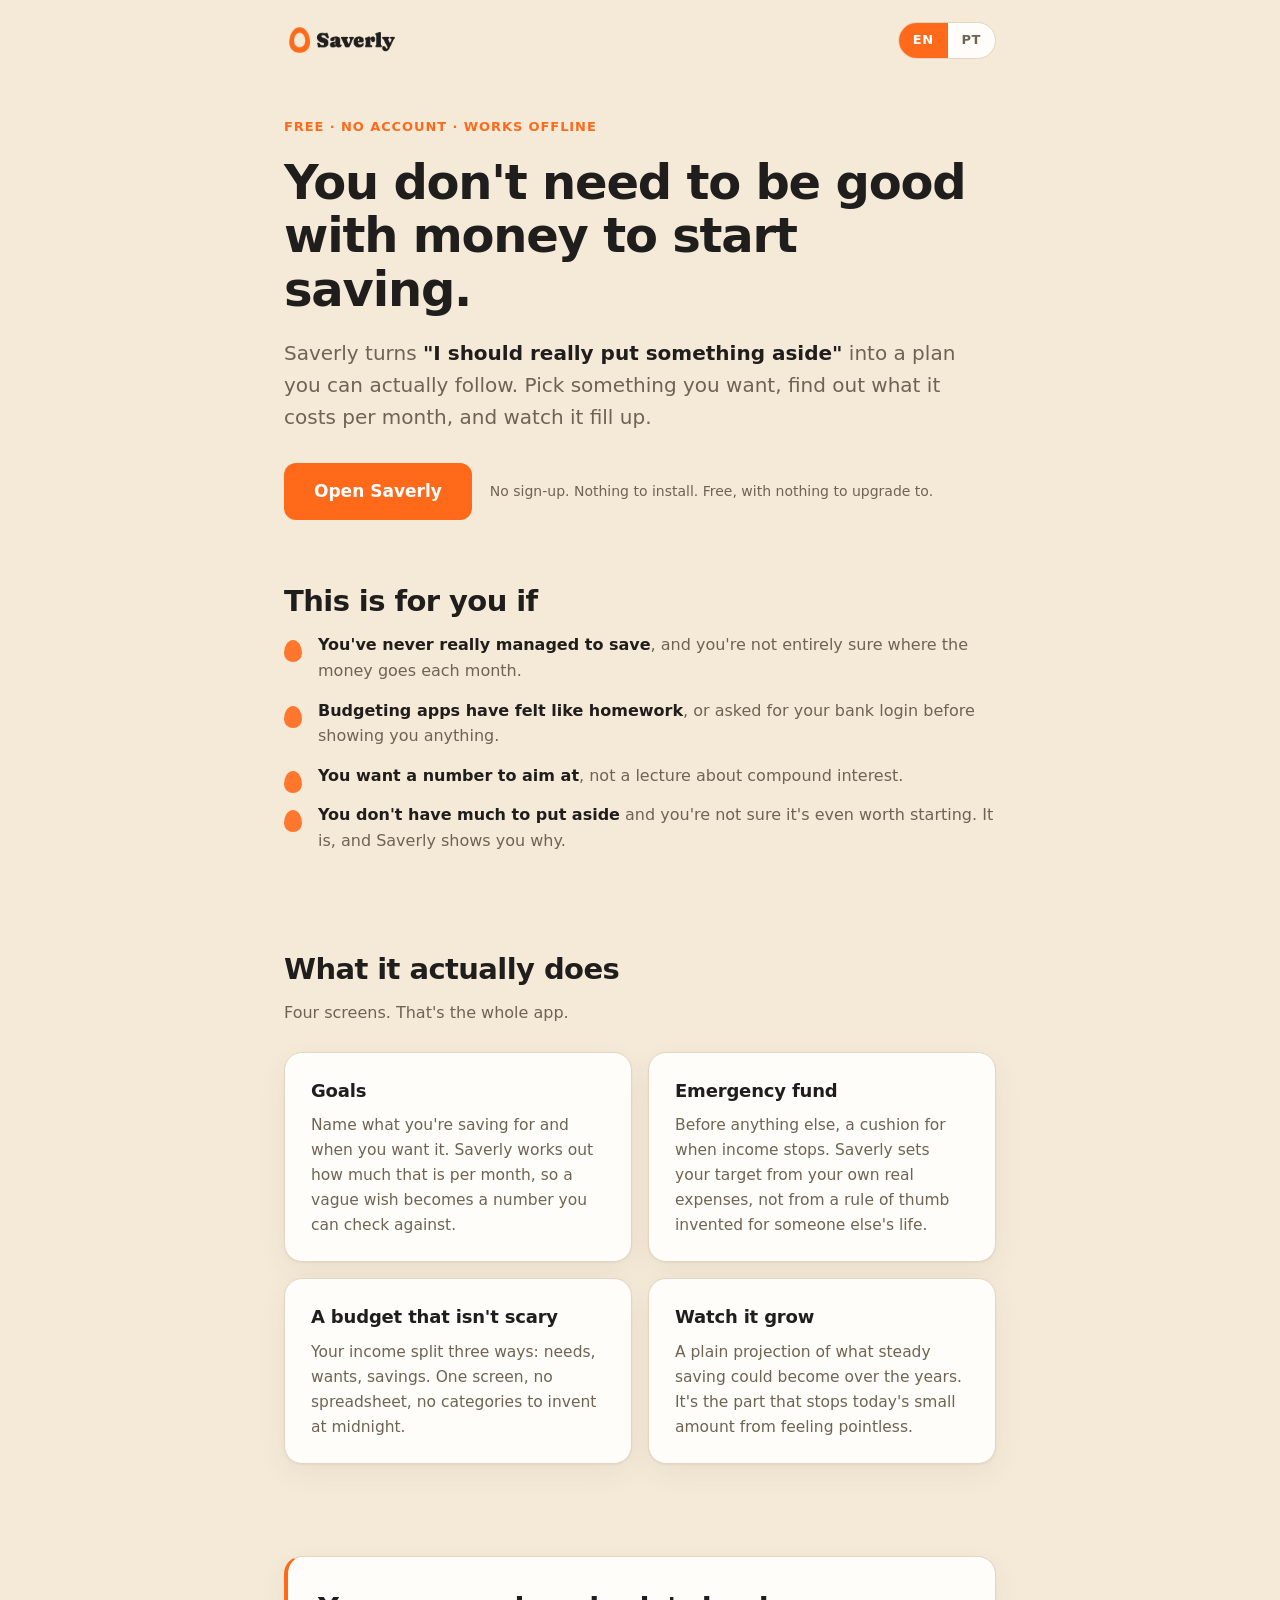
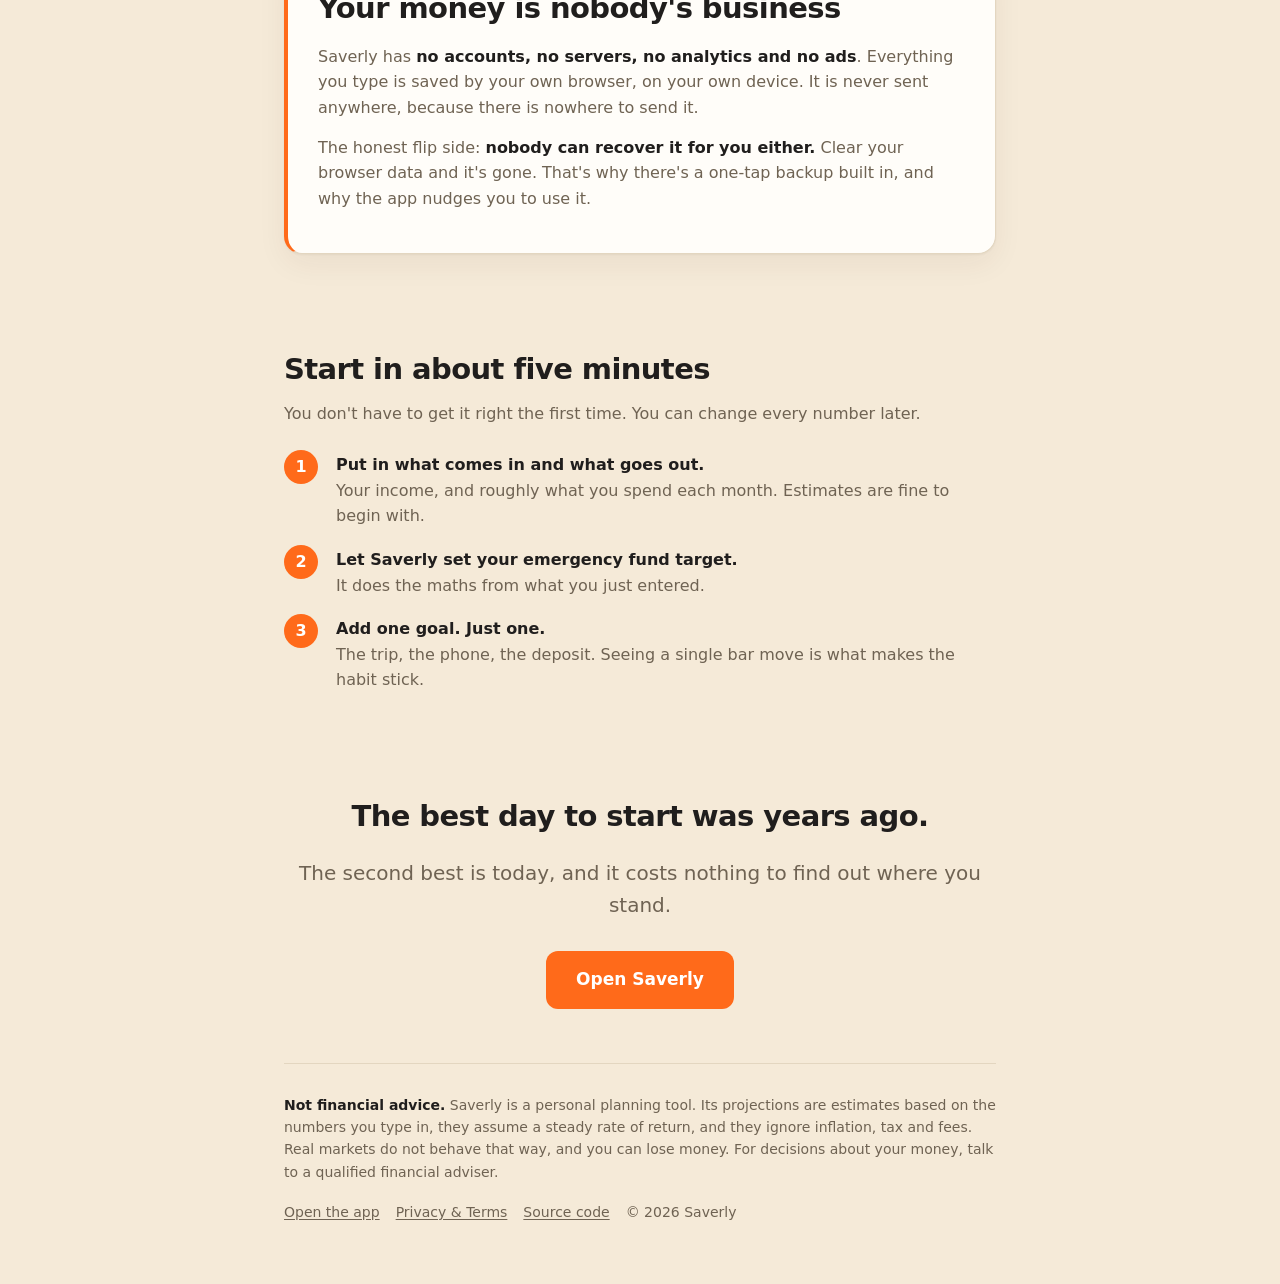
<file: index.html>
<!DOCTYPE html>
<html lang="en" data-lang="en">
<head>
  <meta charset="UTF-8" />
  <meta name="viewport" content="width=device-width, initial-scale=1.0" />
  <title>Saverly - Start saving, even if you never have</title>
  <meta name="description" content="A free savings planner for people who have never really managed to save. Set a goal, see what it costs per month, build an emergency fund. No account, and your data never leaves your device." />
  <link rel="canonical" href="https://saverly.app/" />
  <meta name="robots" content="index, follow, max-image-preview:large" />

  <meta property="og:type" content="website" />
  <meta property="og:site_name" content="Saverly" />
  <meta property="og:title" content="Saverly - Start saving, even if you never have" />
  <meta property="og:description" content="Turn 'I should really save something' into a plan you can follow. Free, no account, and your data stays on your device." />
  <meta property="og:url" content="https://saverly.app/" />
  <meta property="og:image" content="https://saverly.app/og-image.png" />
  <meta property="og:image:width" content="1200" />
  <meta property="og:image:height" content="630" />
  <meta property="og:image:alt" content="Saverly" />
  <meta property="og:locale" content="en_GB" />
  <meta property="og:locale:alternate" content="pt_PT" />
  <meta name="twitter:card" content="summary_large_image" />
  <meta name="twitter:title" content="Saverly - Start saving, even if you never have" />
  <meta name="twitter:description" content="A free savings planner for people who have never really managed to save. No account, no trackers." />
  <meta name="twitter:image" content="https://saverly.app/og-image.png" />

  <meta name="theme-color" content="#ff6a1a" />
  <link rel="icon" type="image/svg+xml" href="icon.svg" />
  <link rel="icon" type="image/png" sizes="32x32" href="favicon-32.png" />
  <link rel="icon" type="image/png" sizes="16x16" href="favicon-16.png" />
  <link rel="icon" href="favicon.ico" sizes="any" />
  <link rel="apple-touch-icon" sizes="180x180" href="apple-touch-icon.png" />
  <link rel="stylesheet" href="landing.css" />

  <script type="application/ld+json">
  {
    "@context": "https://schema.org",
    "@type": "WebApplication",
    "name": "Saverly",
    "url": "https://saverly.app/",
    "installUrl": "https://saverly.app/app.html",
    "description": "A free savings planner. Set savings goals, build an emergency fund, budget with the 50/30/20 rule and project your growth. No account, and your data never leaves your browser.",
    "applicationCategory": "FinanceApplication",
    "operatingSystem": "Any (web browser)",
    "browserRequirements": "Requires JavaScript",
    "inLanguage": ["en", "pt"],
    "isAccessibleForFree": true,
    "offers": { "@type": "Offer", "price": "0", "priceCurrency": "EUR" },
    "featureList": [
      "Savings goals with a monthly target",
      "Emergency fund planner based on your real expenses",
      "50/30/20 monthly budget",
      "Compound growth projections",
      "Export and import your data",
      "Works offline, installable as an app"
    ]
  }
  </script>

  <script>
    // Pick the language and theme before first paint, so nothing flickers.
    (function () {
      try {
        var l = localStorage.getItem("saverly.lang");
        if (l !== "pt" && l !== "en") {
          l = (navigator.language || "en").toLowerCase().indexOf("pt") === 0 ? "pt" : "en";
        }
        document.documentElement.setAttribute("data-lang", l);
        document.documentElement.setAttribute("lang", l);
        if (localStorage.getItem("nestegg.theme") === "dark") {
          document.documentElement.setAttribute("data-theme", "dark");
        }
      } catch (e) {}
    })();
  </script>
</head>
<body>

  <div class="wrap">
    <header class="top">
      <a href="index.html" aria-label="Saverly"><span class="brand-logo" role="img" aria-label="Saverly"></span></a>
      <div class="lang" role="group" aria-label="Language / Língua">
        <button type="button" id="lang-en" aria-pressed="true">EN</button>
        <button type="button" id="lang-pt" aria-pressed="false">PT</button>
      </div>
    </header>

    <main>
      <!-- ───────── HERO ───────── -->
      <div class="hero">
        <p class="eyebrow">
          <span data-l="en">Free · No account · Works offline</span>
          <span data-l="pt">Grátis · Sem registo · Funciona offline</span>
        </p>

        <h1>
          <span data-l="en">You don't need to be good with money to start saving.</span>
          <span data-l="pt">Não precisas de perceber de dinheiro para começar a poupar.</span>
        </h1>

        <p class="lead" data-l="en">
          Saverly turns <strong>"I should really put something aside"</strong> into a plan you can actually follow. Pick something you want, find out what it costs per month, and watch it fill up.
        </p>
        <p class="lead" data-l="pt">
          O Saverly transforma o <strong>"devia mesmo pôr algum dinheiro de lado"</strong> num plano que consegues seguir. Escolhes uma coisa que queres, descobres quanto custa por mês, e vês o valor a subir.
        </p>

        <div class="cta-row">
          <a class="btn" href="app.html">
            <span data-l="en">Open Saverly</span>
            <span data-l="pt">Abrir o Saverly</span>
          </a>
          <span class="cta-note">
            <span data-l="en">No sign-up. Nothing to install. Free, with nothing to upgrade to.</span>
            <span data-l="pt">Sem registo. Nada para instalar. Grátis, e sem versão paga escondida.</span>
          </span>
        </div>
      </div>

      <!-- ───────── WHO IT'S FOR ───────── -->
      <section>
        <h2>
          <span data-l="en">This is for you if</span>
          <span data-l="pt">Isto é para ti se</span>
        </h2>
        <ul class="checks">
          <li data-l="en"><strong>You've never really managed to save</strong>, and you're not entirely sure where the money goes each month.</li>
          <li data-l="pt"><strong>Nunca conseguiste poupar a sério</strong>, e não sabes bem para onde vai o dinheiro todos os meses.</li>

          <li data-l="en"><strong>Budgeting apps have felt like homework</strong>, or asked for your bank login before showing you anything.</li>
          <li data-l="pt"><strong>As apps de orçamento sempre te souberam a trabalho de casa</strong>, ou pediram-te os dados do banco antes de te mostrarem seja o que for.</li>

          <li data-l="en"><strong>You want a number to aim at</strong>, not a lecture about compound interest.</li>
          <li data-l="pt"><strong>Queres um número para atingir</strong>, não uma lição sobre juros compostos.</li>

          <li data-l="en"><strong>You don't have much to put aside</strong> and you're not sure it's even worth starting. It is, and Saverly shows you why.</li>
          <li data-l="pt"><strong>Não tens muito para pôr de lado</strong> e não sabes se vale sequer a pena começar. Vale, e o Saverly mostra-te porquê.</li>
        </ul>
      </section>

      <!-- ───────── WHAT IT DOES ───────── -->
      <section>
        <h2>
          <span data-l="en">What it actually does</span>
          <span data-l="pt">O que faz, ao certo</span>
        </h2>
        <p class="sub">
          <span data-l="en">Four screens. That's the whole app.</span>
          <span data-l="pt">Quatro ecrãs. É a app toda.</span>
        </p>

        <div class="cards">
          <div class="card">
            <h3><span data-l="en">Goals</span><span data-l="pt">Objetivos</span></h3>
            <p data-l="en">Name what you're saving for and when you want it. Saverly works out how much that is per month, so a vague wish becomes a number you can check against.</p>
            <p data-l="pt">Dás um nome ao que queres e dizes quando o queres. O Saverly calcula quanto é isso por mês, e um desejo vago passa a ser um número que podes confirmar.</p>
          </div>

          <div class="card">
            <h3><span data-l="en">Emergency fund</span><span data-l="pt">Fundo de emergência</span></h3>
            <p data-l="en">Before anything else, a cushion for when income stops. Saverly sets your target from your own real expenses, not from a rule of thumb invented for someone else's life.</p>
            <p data-l="pt">Antes de tudo o resto, um colchão para quando o rendimento falha. O Saverly define o teu alvo a partir das tuas despesas reais, não de uma regra genérica inventada para a vida de outra pessoa.</p>
          </div>

          <div class="card">
            <h3><span data-l="en">A budget that isn't scary</span><span data-l="pt">Um orçamento que não assusta</span></h3>
            <p data-l="en">Your income split three ways: needs, wants, savings. One screen, no spreadsheet, no categories to invent at midnight.</p>
            <p data-l="pt">O teu rendimento dividido em três: necessidades, gostos, poupança. Um ecrã, sem folha de cálculo e sem categorias para inventar à meia-noite.</p>
          </div>

          <div class="card">
            <h3><span data-l="en">Watch it grow</span><span data-l="pt">Ver crescer</span></h3>
            <p data-l="en">A plain projection of what steady saving could become over the years. It's the part that stops today's small amount from feeling pointless.</p>
            <p data-l="pt">Uma projeção simples do que a poupança constante pode vir a ser ao longo dos anos. É a parte que faz o pouco de hoje deixar de parecer inútil.</p>
          </div>
        </div>
      </section>

      <!-- ───────── PRIVACY ───────── -->
      <section>
        <div class="panel">
          <h2>
            <span data-l="en">Your money is nobody's business</span>
            <span data-l="pt">As tuas contas não são da conta de ninguém</span>
          </h2>

          <p data-l="en">Saverly has <strong>no accounts, no servers, no analytics and no ads</strong>. Everything you type is saved by your own browser, on your own device. It is never sent anywhere, because there is nowhere to send it.</p>
          <p data-l="pt">O Saverly não tem <strong>contas de utilizador, servidores, estatísticas nem anúncios</strong>. Tudo o que escreves fica guardado pelo teu próprio browser, no teu dispositivo. Nunca é enviado para lado nenhum, porque não há para onde.</p>

          <p data-l="en">The honest flip side: <strong>nobody can recover it for you either.</strong> Clear your browser data and it's gone. That's why there's a one-tap backup built in, and why the app nudges you to use it.</p>
          <p data-l="pt">O reverso, com honestidade: <strong>também não há ninguém que to possa recuperar.</strong> Se limpares os dados do browser, desaparece. É por isso que a app traz uma cópia de segurança à distância de um toque, e te lembra de a usares.</p>
        </div>
      </section>

      <!-- ───────── HOW TO START ───────── -->
      <section>
        <h2>
          <span data-l="en">Start in about five minutes</span>
          <span data-l="pt">Começa em cerca de cinco minutos</span>
        </h2>
        <p class="sub">
          <span data-l="en">You don't have to get it right the first time. You can change every number later.</span>
          <span data-l="pt">Não tens de acertar à primeira. Podes mudar todos os números depois.</span>
        </p>

        <ol class="steps">
          <li data-l="en"><strong>Put in what comes in and what goes out.</strong> Your income, and roughly what you spend each month. Estimates are fine to begin with.</li>
          <li data-l="pt"><strong>Mete o que entra e o que sai.</strong> O teu rendimento, e mais ou menos o que gastas por mês. Para começar, estimativas chegam.</li>

          <li data-l="en"><strong>Let Saverly set your emergency fund target.</strong> It does the maths from what you just entered.</li>
          <li data-l="pt"><strong>Deixa o Saverly definir o alvo do teu fundo de emergência.</strong> Ele faz as contas a partir do que acabaste de meter.</li>

          <li data-l="en"><strong>Add one goal. Just one.</strong> The trip, the phone, the deposit. Seeing a single bar move is what makes the habit stick.</li>
          <li data-l="pt"><strong>Acrescenta um objetivo. Só um.</strong> A viagem, o telemóvel, a entrada da casa. É ver uma barra a mexer que faz o hábito pegar.</li>
        </ol>
      </section>

      <!-- ───────── CLOSING ───────── -->
      <div class="closing">
        <h2>
          <span data-l="en">The best day to start was years ago.</span>
          <span data-l="pt">O melhor dia para começar foi há anos.</span>
        </h2>
        <p class="lead" data-l="en">The second best is today, and it costs nothing to find out where you stand.</p>
        <p class="lead" data-l="pt">O segundo melhor é hoje, e não custa nada descobrires onde estás.</p>
        <a class="btn" href="app.html">
          <span data-l="en">Open Saverly</span>
          <span data-l="pt">Abrir o Saverly</span>
        </a>
      </div>
    </main>

    <footer>
      <p data-l="en"><strong>Not financial advice.</strong> Saverly is a personal planning tool. Its projections are estimates based on the numbers you type in, they assume a steady rate of return, and they ignore inflation, tax and fees. Real markets do not behave that way, and you can lose money. For decisions about your money, talk to a qualified financial adviser.</p>
      <p data-l="pt"><strong>Isto não é aconselhamento financeiro.</strong> O Saverly é uma ferramenta de planeamento pessoal. As projeções são estimativas baseadas nos números que introduzes, assumem um rendimento constante e ignoram inflação, impostos e comissões. Os mercados reais não se comportam assim, e podes perder dinheiro. Para decisões sobre o teu dinheiro, fala com um profissional qualificado.</p>

      <div class="foot-links">
        <a href="app.html"><span data-l="en">Open the app</span><span data-l="pt">Abrir a app</span></a>
        <a href="privacy.html"><span data-l="en">Privacy &amp; Terms</span><span data-l="pt">Privacidade e Termos</span></a>
        <a href="https://github.com/CatCarmo/saverly" rel="noopener"><span data-l="en">Source code</span><span data-l="pt">Código-fonte</span></a>
        <span>© 2026 Saverly</span>
      </div>
    </footer>
  </div>

  <script>
    (function () {
      var en = document.getElementById("lang-en");
      var pt = document.getElementById("lang-pt");

      function apply(lang) {
        document.documentElement.setAttribute("data-lang", lang);
        document.documentElement.setAttribute("lang", lang);
        en.setAttribute("aria-pressed", String(lang === "en"));
        pt.setAttribute("aria-pressed", String(lang === "pt"));
        try { localStorage.setItem("saverly.lang", lang); } catch (e) {}
      }

      apply(document.documentElement.getAttribute("data-lang") === "pt" ? "pt" : "en");
      en.addEventListener("click", function () { apply("en"); });
      pt.addEventListener("click", function () { apply("pt"); });
    })();
  </script>
</body>
</html>
</file>
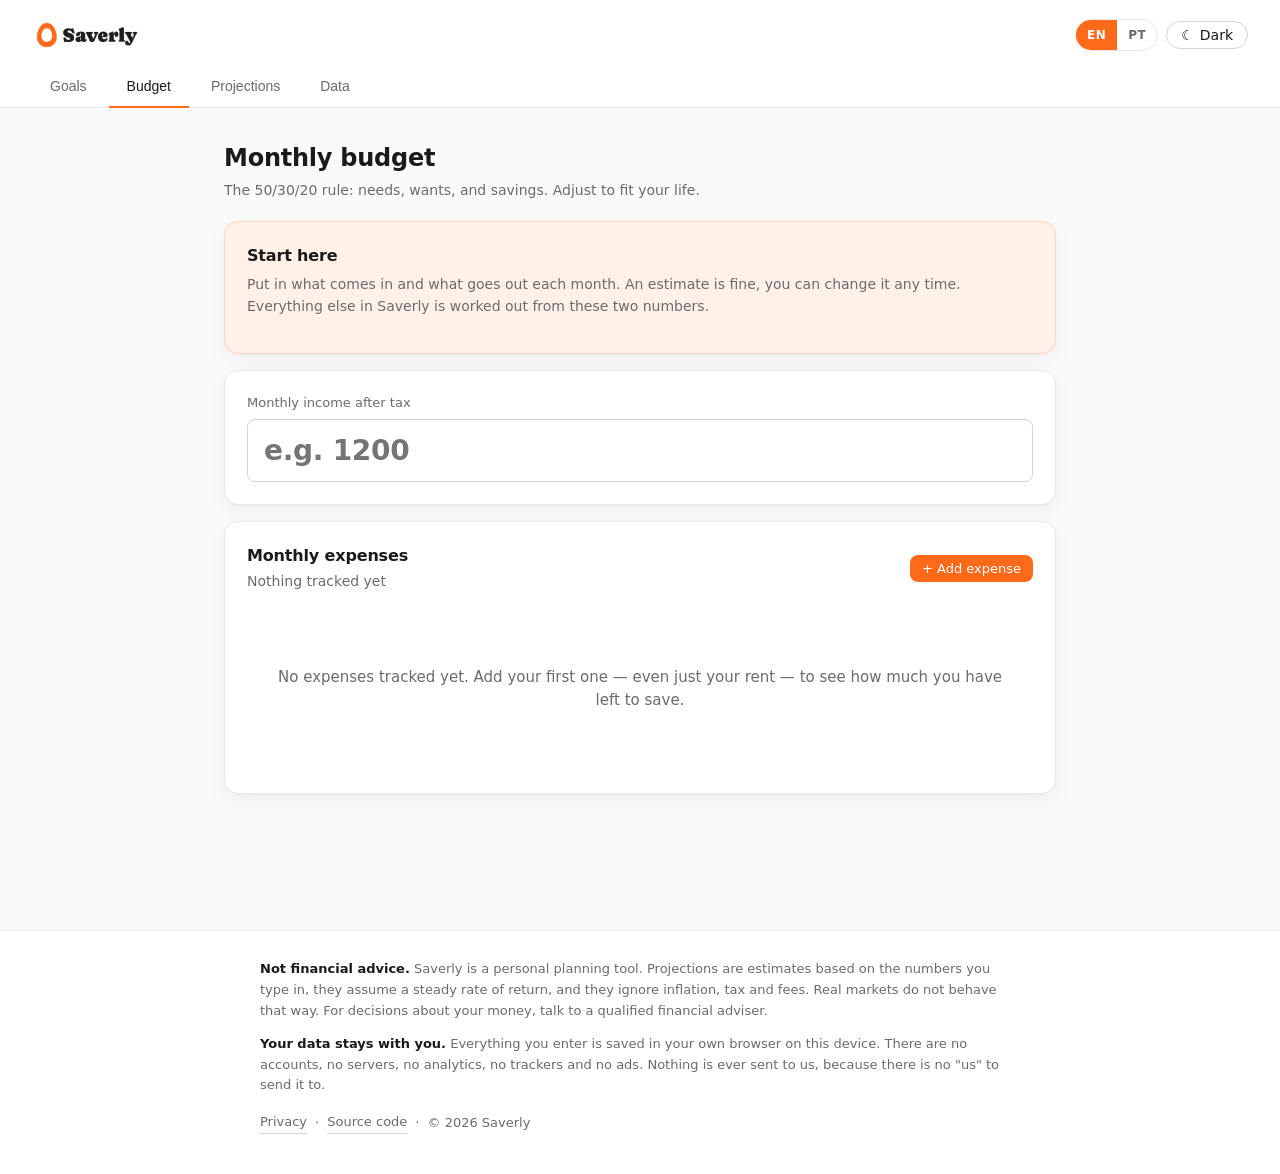
<file: app.html>
<!DOCTYPE html>
<html lang="en">
<head>
  <meta charset="UTF-8" />
  <meta name="viewport" content="width=device-width, initial-scale=1.0" />
  <title>Saverly - the app</title>
  <meta name="description" content="Free, private savings planner. Set goals, build an emergency fund, budget with the 50/30/20 rule, and project your growth. Your data never leaves your browser." />
  <link rel="canonical" href="https://saverly.app/app.html" />
  <meta name="robots" content="index, follow, max-image-preview:large" />

  <!-- Link previews (WhatsApp, Facebook, LinkedIn, iMessage, Slack) -->
  <meta property="og:type" content="website" />
  <meta property="og:site_name" content="Saverly" />
  <meta property="og:title" content="Saverly - Free Savings Goal Tracker &amp; Budget Planner" />
  <meta property="og:description" content="Set savings goals, build an emergency fund, budget with the 50/30/20 rule, and see how your money grows. Free, no account, your data stays on your device." />
  <meta property="og:url" content="https://saverly.app/app.html" />
  <meta property="og:image" content="https://saverly.app/og-image.png" />
  <meta property="og:image:width" content="1200" />
  <meta property="og:image:height" content="630" />
  <meta property="og:image:alt" content="Saverly" />
  <meta property="og:locale" content="en_GB" />
  <meta name="twitter:card" content="summary_large_image" />
  <meta name="twitter:title" content="Saverly - Free Savings Goal Tracker &amp; Budget Planner" />
  <meta name="twitter:description" content="Set savings goals, build an emergency fund, budget with the 50/30/20 rule, and see how your money grows. Free, no account, private." />
  <meta name="twitter:image" content="https://saverly.app/og-image.png" />

  <meta name="theme-color" content="#ff6a1a" />
  <meta name="color-scheme" content="light only" />
  <meta name="apple-mobile-web-app-capable" content="yes" />
  <meta name="mobile-web-app-capable" content="yes" />
  <meta name="apple-mobile-web-app-status-bar-style" content="default" />
  <meta name="apple-mobile-web-app-title" content="Saverly" />
  <link rel="manifest" href="manifest.webmanifest" />
  <link rel="icon" type="image/svg+xml" href="icon.svg" />
  <link rel="icon" type="image/png" sizes="32x32" href="favicon-32.png" />
  <link rel="icon" type="image/png" sizes="16x16" href="favicon-16.png" />
  <link rel="icon" href="favicon.ico" sizes="any" />
  <link rel="apple-touch-icon" sizes="180x180" href="apple-touch-icon.png" />
  <link rel="stylesheet" href="styles.css" />

  <!-- Tells Google exactly what this page is -->
  <script type="application/ld+json">
  {
    "@context": "https://schema.org",
    "@type": "WebApplication",
    "name": "Saverly",
    "url": "https://saverly.app/app.html",
    "description": "Free, private savings planner. Set goals, build an emergency fund, budget with the 50/30/20 rule, and project your growth. Your data never leaves your browser.",
    "applicationCategory": "FinanceApplication",
    "operatingSystem": "Any (web browser)",
    "browserRequirements": "Requires JavaScript",
    "offers": { "@type": "Offer", "price": "0", "priceCurrency": "EUR" },
    "featureList": [
      "Savings goals with progress tracking",
      "Emergency fund planner",
      "50/30/20 monthly budget",
      "Compound growth projections",
      "Export and import your data as JSON",
      "Works offline, installable as an app"
    ]
  }
  </script>
  <script>
    // Apply saved theme before paint so there's no flash of the wrong palette.
    try {
      var t = localStorage.getItem("nestegg.theme");
      if (t === "dark") document.documentElement.setAttribute("data-theme", "dark");
    } catch (e) {}
  </script>
</head>
<body>
  <header class="app-header">
    <div class="brand">
      <div class="brand-left">
        <h1 class="brand-title">
          <a href="index.html" aria-label="Saverly home"><span class="brand-logo" role="img" aria-label="Saverly"></span>
          </a><span class="visually-hidden">Saverly</span>
        </h1>
      </div>
      <div class="header-actions">
        <div class="lang" role="group" aria-label="Language">
          <button type="button" id="lang-en" aria-pressed="true">EN</button>
          <button type="button" id="lang-pt" aria-pressed="false">PT</button>
        </div>
        <button class="theme-toggle" id="theme-toggle" aria-label="Toggle theme">
        <span id="theme-toggle-icon">☾</span>
        <span id="theme-toggle-label">Dark</span>
        </button>
      </div>
    </div>
    <nav class="tabs" role="tablist">
      <button class="tab active" data-view="goals" role="tab">Goals</button>
      <button class="tab" data-view="budget" role="tab">Budget</button>
      <button class="tab" data-view="projections" role="tab">Projections</button>
      <button class="tab" data-view="data" role="tab">Data</button>
    </nav>
  </header>

  <main class="container">

    <!-- Global notice: backup reminder / install nudge. Shown on every tab. -->
    <div class="notice hidden" id="global-notice" role="status">
      <div class="notice-body">
        <p class="notice-text" id="global-notice-text"></p>
        <div class="notice-actions">
          <button class="btn btn-primary btn-sm" id="global-notice-action">Back up now</button>
          <button class="btn btn-ghost btn-sm" id="global-notice-dismiss">Not now</button>
        </div>
      </div>
    </div>

    <!-- ───────── GOALS ───────── -->
    <section class="view active" id="view-goals">
      <div class="card onboarding-card hidden" id="onboarding-card">
        <div class="onboarding-header">
          <h3>Three steps and you're set up</h3>
          <button class="btn-icon" id="onboarding-dismiss" title="Dismiss" aria-label="Dismiss">✕</button>
        </div>
        <ol class="onboarding-steps">
          <li><strong>Your income and expenses</strong>, on the <em>Budget</em> tab. Rough numbers are fine.</li>
          <li><strong>Your emergency fund target</strong> appears here on its own, worked out from what you just entered.</li>
          <li><strong>Add one goal.</strong> A trip, a phone, a deposit. Just one, to begin.</li>
        </ol>
      </div>
      <div class="view-header">
        <div>
          <h2>Your savings goals</h2>
          <p class="subtle">Phones, trips, big purchases — track them all. Start with your emergency fund below.</p>
        </div>
        <button class="btn btn-primary" id="add-goal-btn">+ New goal</button>
      </div>


      <div class="card networth-card hidden" id="networth-card">
        <div class="networth-label">Your savings, so far</div>
        <div class="networth-value" id="networth-value">€0</div>
        <div class="networth-sub" id="networth-sub"></div>
      </div>

      <div class="card emergency-fund-card" id="emergency-fund-card">
        <div class="ef-header">
          <div>
            <h3>Emergency fund</h3>
            <p class="subtle">Your safety net — covers essential expenses if income stops. Build this before investing.</p>
          </div>
          <button class="btn-icon" id="ef-settings-toggle" title="Settings">⚙</button>
        </div>

        <div class="ef-body" id="ef-body"></div>

        <div class="ef-settings hidden" id="ef-settings">
          <div class="form-row">
            <label>
              <span>Months of essentials to cover</span>
              <input type="range" id="ef-months" min="1" max="12" step="1" value="6" />
              <output id="ef-months-out">6 months</output>
            </label>
          </div>
          <div class="form-row">
            <label>
              <span>Manual target override (€)</span>
              <input type="number" id="ef-manual-target" min="0" step="100" placeholder="leave blank to auto-compute" />
            </label>
            <label>
              <span>Current balance (€)</span>
              <input type="number" id="ef-saved" min="0" step="10" />
            </label>
          </div>
          <p class="footnote">"Essentials" = Housing, Utilities, Phone &amp; internet, Food &amp; groceries, Transport, Health &amp; insurance.</p>
        </div>
      </div>

      <div class="goal-form hidden" id="goal-form">
        <h3 class="goal-form-title" id="goal-form-title">New goal</h3>
        <div class="form-row">
          <label style="flex: 0 0 110px;">
            <span>Icon</span>
            <select id="goal-icon">
              <option value="">—</option>
              <option value="✈">✈ Travel</option>
              <option value="🏖">🏖 Vacation</option>
              <option value="📱">📱 Tech</option>
              <option value="🏠">🏠 Home</option>
              <option value="🚗">🚗 Car</option>
              <option value="👶">👶 Baby</option>
              <option value="🎓">🎓 Education</option>
              <option value="💍">💍 Wedding</option>
              <option value="🎁">🎁 Gift</option>
              <option value="💰">💰 Money</option>
            </select>
          </label>
          <label>
            <span>Goal name</span>
            <input type="text" id="goal-name" placeholder="e.g. Trip to Japan" />
          </label>
          <label style="flex: 0 0 130px;">
            <span>Target (€)</span>
            <input type="number" id="goal-target" min="0" step="1" placeholder="2500" />
          </label>
        </div>
        <div class="form-row">
          <label>
            <span>Already saved (€)</span>
            <input type="number" id="goal-saved" min="0" step="1" placeholder="0" />
          </label>
          <label>
            <span>Target date</span>
            <input type="date" id="goal-date" />
          </label>
        </div>
        <div class="form-actions">
          <button class="btn btn-ghost" id="cancel-goal-btn">Cancel</button>
          <button class="btn btn-primary" id="save-goal-btn">Save goal</button>
        </div>
      </div>

      <div class="goal-list" id="goal-list"></div>
      <div class="empty-state hidden" id="goals-empty">
        <p>No goals yet. Set your first one — even a small goal builds the habit.</p>
      </div>

      <div class="card" id="history-card">
        <div class="card-header">
          <div>
            <h3>Savings progress</h3>
            <span class="subtle" id="history-summary">Start logging to see your progress.</span>
          </div>
        </div>
        <div class="empty-state hidden" id="history-empty">
          <p>No history yet. Head to the <strong>Budget</strong> tab and click <em>Log this month's savings</em> — once you do, this chart will show your savings climb month after month.</p>
        </div>
        <canvas id="history-chart"></canvas>
      </div>
    </section>

    <!-- ───────── BUDGET ───────── -->
    <section class="view" id="view-budget">
      <div class="view-header">
        <div>
          <h2>Monthly budget</h2>
          <p class="subtle">The 50/30/20 rule: needs, wants, and savings. Adjust to fit your life.</p>
        </div>
      </div>

      <div class="card start-card hidden" id="budget-start">
        <h3>Start here</h3>
        <p class="card-text">Put in what comes in and what goes out each month. An estimate is fine, you can change it any time. Everything else in Saverly is worked out from these two numbers.</p>
      </div>

      <div class="card">
        <label class="big-input">
          <span>Monthly income after tax</span>
          <input type="number" id="income" min="0" step="1" inputmode="numeric" placeholder="e.g. 1200" />
        </label>
      </div>

      <div class="card" id="split-card">
        <div class="card-header">
          <h3>How you split it</h3>
          <button class="btn btn-ghost btn-sm" id="reset-split-btn">Reset to 50/30/20</button>
        </div>
        <div class="split-rows" id="split-rows"></div>
        <div class="split-total" id="split-total"></div>
      </div>

      <div class="card hint" id="budget-hint"></div>

      <div class="card hidden" id="goal-alloc-card">
        <div class="card-header">
          <h3>Send your savings to your goals</h3>
          <span class="subtle" id="goal-alloc-summary"></span>
        </div>
        <div class="split-rows" id="goal-alloc-rows"></div>
        <div class="empty-state hidden" id="goal-alloc-empty">
          <p>No goals yet. Add one on the <strong>Goals</strong> tab and you can dedicate a slice of your savings to it.</p>
        </div>
        <div class="alloc-actions hidden" id="alloc-actions">
          <button class="btn btn-ghost btn-sm" id="suggest-split-btn" title="Distribute based on how much each goal needs per month">Suggest balanced split</button>
          <button class="btn btn-primary btn-sm" id="log-savings-btn">Log this month's savings</button>
        </div>
        <div class="log-confirm-panel hidden" id="log-confirm-panel"></div>
        <div class="log-status hidden" id="log-status">
          <span class="subtle" id="log-status-text"></span>
          <button class="btn btn-ghost btn-sm" id="undo-log-btn">Undo last log</button>
        </div>
      </div>

      <div class="card" id="expense-card">
        <div class="card-header">
          <div>
            <h3>Monthly expenses</h3>
            <span class="subtle" id="expense-total">Nothing tracked yet</span>
          </div>
          <button class="btn btn-primary btn-sm" id="add-expense-btn">+ Add expense</button>
        </div>

        <div class="expense-form hidden" id="expense-form">
          <h4 class="form-title" id="expense-form-title">New expense</h4>
          <div class="form-row">
            <label>
              <span>Description</span>
              <input type="text" id="expense-name" placeholder="e.g. Rent, Spotify, Groceries" />
            </label>
            <label>
              <span>Category</span>
              <select id="expense-category"></select>
            </label>
          </div>
          <div class="form-row">
            <label>
              <span>Amount (€)</span>
              <input type="number" id="expense-amount" min="0" step="1" placeholder="50" />
            </label>
            <label>
              <span>How often?</span>
              <select id="expense-frequency">
                <option value="monthly">Every month</option>
                <option value="yearly">Once a year</option>
              </select>
            </label>
          </div>
          <div class="form-actions">
            <button class="btn btn-ghost btn-sm" id="cancel-expense-btn">Cancel</button>
            <button class="btn btn-primary btn-sm" id="save-expense-btn">Save expense</button>
          </div>
        </div>

        <div class="expense-groups" id="expense-groups"></div>
        <div class="empty-state hidden" id="expense-empty">
          <p>No expenses tracked yet. Add your first one — even just your rent — to see how much you have left to save.</p>
        </div>
      </div>

      <div class="card hidden" id="expense-summary-card">
        <h3>Your monthly budget</h3>
        <div class="savings-rate-line hidden" id="savings-rate-line"></div>
        <div class="summary-rows" id="summary-rows"></div>
        <div class="summary-hint" id="summary-hint"></div>
      </div>
    </section>

    <!-- ───────── PROJECTIONS ───────── -->
    <section class="view" id="view-projections">
      <div class="view-header">
        <div>
          <h2>What if you keep saving?</h2>
          <p class="subtle">See what regular savings can grow into. The S&amp;P 500 averaged ~10%/year (before inflation) historically.</p>
        </div>
      </div>

      <div class="card">
        <div class="projection-inputs">
          <label>
            <span>Monthly contribution (€)</span>
            <input type="number" id="proj-monthly" min="0" step="10" value="200" />
          </label>
          <label>
            <span>Starting amount (€)</span>
            <input type="number" id="proj-initial" min="0" step="100" value="0" />
          </label>
          <label>
            <span>Years</span>
            <input type="range" id="proj-years" min="1" max="50" value="20" />
            <output id="proj-years-out">20 years</output>
          </label>
          <label>
            <span>Annual return (%)</span>
            <input type="range" id="proj-rate" min="0" max="15" step="0.5" value="10" />
            <output id="proj-rate-out">10% — S&amp;P 500 avg</output>
          </label>
          <label class="proj-full">
            <span>Annual inflation (%)</span>
            <input type="range" id="proj-inflation" min="0" max="8" step="0.5" value="2.5" />
            <output id="proj-inflation-out">2.5% — typical long-term</output>
          </label>
        </div>
      </div>

      <div class="card results">
        <div class="result-grid">
          <div class="result-block">
            <div class="result-label">Final balance</div>
            <div class="result-value" id="proj-final">€0</div>
            <div class="result-sub" id="proj-real">in today's money: €0</div>
          </div>
          <div class="result-block">
            <div class="result-label">You contributed</div>
            <div class="result-value subtle" id="proj-contrib">€0</div>
          </div>
          <div class="result-block">
            <div class="result-label">Growth from returns</div>
            <div class="result-value accent" id="proj-growth">€0</div>
          </div>
        </div>
        <canvas id="proj-chart" width="800" height="320"></canvas>
        <p class="footnote">Returns are not guaranteed. Markets fluctuate; past performance doesn't predict future results. This projection ignores inflation and taxes.</p>
      </div>
    </section>

    <!-- ───────── DATA ───────── -->
    <section class="view" id="view-data">
      <div class="view-header">
        <div>
          <h2>Your data</h2>
          <p class="subtle">Back up, restore, or reset. Everything is stored in your browser — exporting is the only way to keep it safe across devices or browser resets.</p>
        </div>
      </div>

      <div class="data-warning hidden" id="data-warning"></div>

      <div class="card">
        <h3>Install on this device</h3>
        <p class="card-text">Add Saverly to your home screen as a real app. Once installed, it opens in its own window and keeps working when you're offline.</p>
        <button class="btn btn-primary" id="install-btn" disabled>Install Saverly</button>
        <p class="card-text" id="install-help" style="margin: 14px 0 0 0; font-size: 13px;">
          <strong>iOS (Safari):</strong> tap the Share icon, then "Add to Home Screen".<br />
          <strong>Android (Chrome/Edge):</strong> the install button above turns on when the browser is ready.<br />
          <strong>Desktop (Chrome/Edge):</strong> a small install icon also appears in the address bar.
        </p>
      </div>

      <div class="card">
        <h3>Storage protection</h3>
        <p class="card-text">Browsers are allowed to clear a site's storage when space runs low, and on iPhone Safari clears it for any site you have not opened in about a week. Saverly can ask your browser to treat its data as protected instead.</p>
        <p class="card-text" id="persist-status"><strong>Checking…</strong></p>
        <button class="btn btn-primary hidden" id="persist-btn">Protect my data</button>
      </div>

      <div class="card">
        <h3>Move to another device</h3>
        <p class="card-text">Your phone and your laptop each keep their own copy, because nothing is stored on a server. To carry everything across, send yourself the file:</p>
        <ol class="steps-list">
          <li>On this device, tap <strong>Download my data</strong> below. You get a small <code>.json</code> file.</li>
          <li>Send that file to the other device however you like: email it to yourself, AirDrop it, or drop it in your cloud folder.</li>
          <li>On the other device, open Saverly, come back to this tab, and use <strong>Choose file…</strong> under Import.</li>
        </ol>
        <p class="card-text">The file goes straight from one device to the other. It never passes through us.</p>
      </div>

      <div class="card">
        <h3>Export</h3>
        <p class="card-text">Download a JSON file with all your goals, expenses, budget, emergency fund, and log history. Keep it as a backup, or use it to move to another browser or device.</p>
        <button class="btn btn-primary" id="export-btn">Download my data</button>
      </div>

      <div class="card">
        <h3>Import</h3>
        <p class="card-text">Restore from a Saverly backup file. <strong>This replaces your current data.</strong></p>
        <input type="file" id="import-file" accept=".json,application/json" hidden />
        <button class="btn btn-ghost" id="import-btn">Choose file…</button>
      </div>

      <div class="card">
        <h3>Reset</h3>
        <p class="card-text">Clear everything and start fresh. <strong>This cannot be undone</strong> — export a backup first if there's any chance you'll want it back.</p>
        <button class="btn btn-ghost danger" id="reset-btn">Reset everything</button>
      </div>
    </section>
  </main>

  <footer class="site-footer">
    <div class="site-footer-inner">
      <p><strong>Not financial advice.</strong> Saverly is a personal planning tool. Projections are estimates based on the numbers you type in, they assume a steady rate of return, and they ignore inflation, tax and fees. Real markets do not behave that way. For decisions about your money, talk to a qualified financial adviser.</p>
      <p><strong>Your data stays with you.</strong> Everything you enter is saved in your own browser on this device. There are no accounts, no servers, no analytics, no trackers and no ads. Nothing is ever sent to us, because there is no "us" to send it to.</p>
      <p class="site-footer-links">
        <a href="privacy.html">Privacy</a>
        <span aria-hidden="true">·</span>
        <a href="mailto:FEEDBACK_EMAIL?subject=Saverly%20feedback" id="feedback-link">Send feedback</a>
        <span aria-hidden="true">·</span>
        <a href="https://github.com/CatCarmo/saverly" rel="noopener">Source code</a>
        <span aria-hidden="true">·</span>
        <span>© 2026 Saverly</span>
      </p>
    </div>
  </footer>

  <script src="i18n.js"></script>
  <script src="app.js"></script>
</body>
</html>
</file>
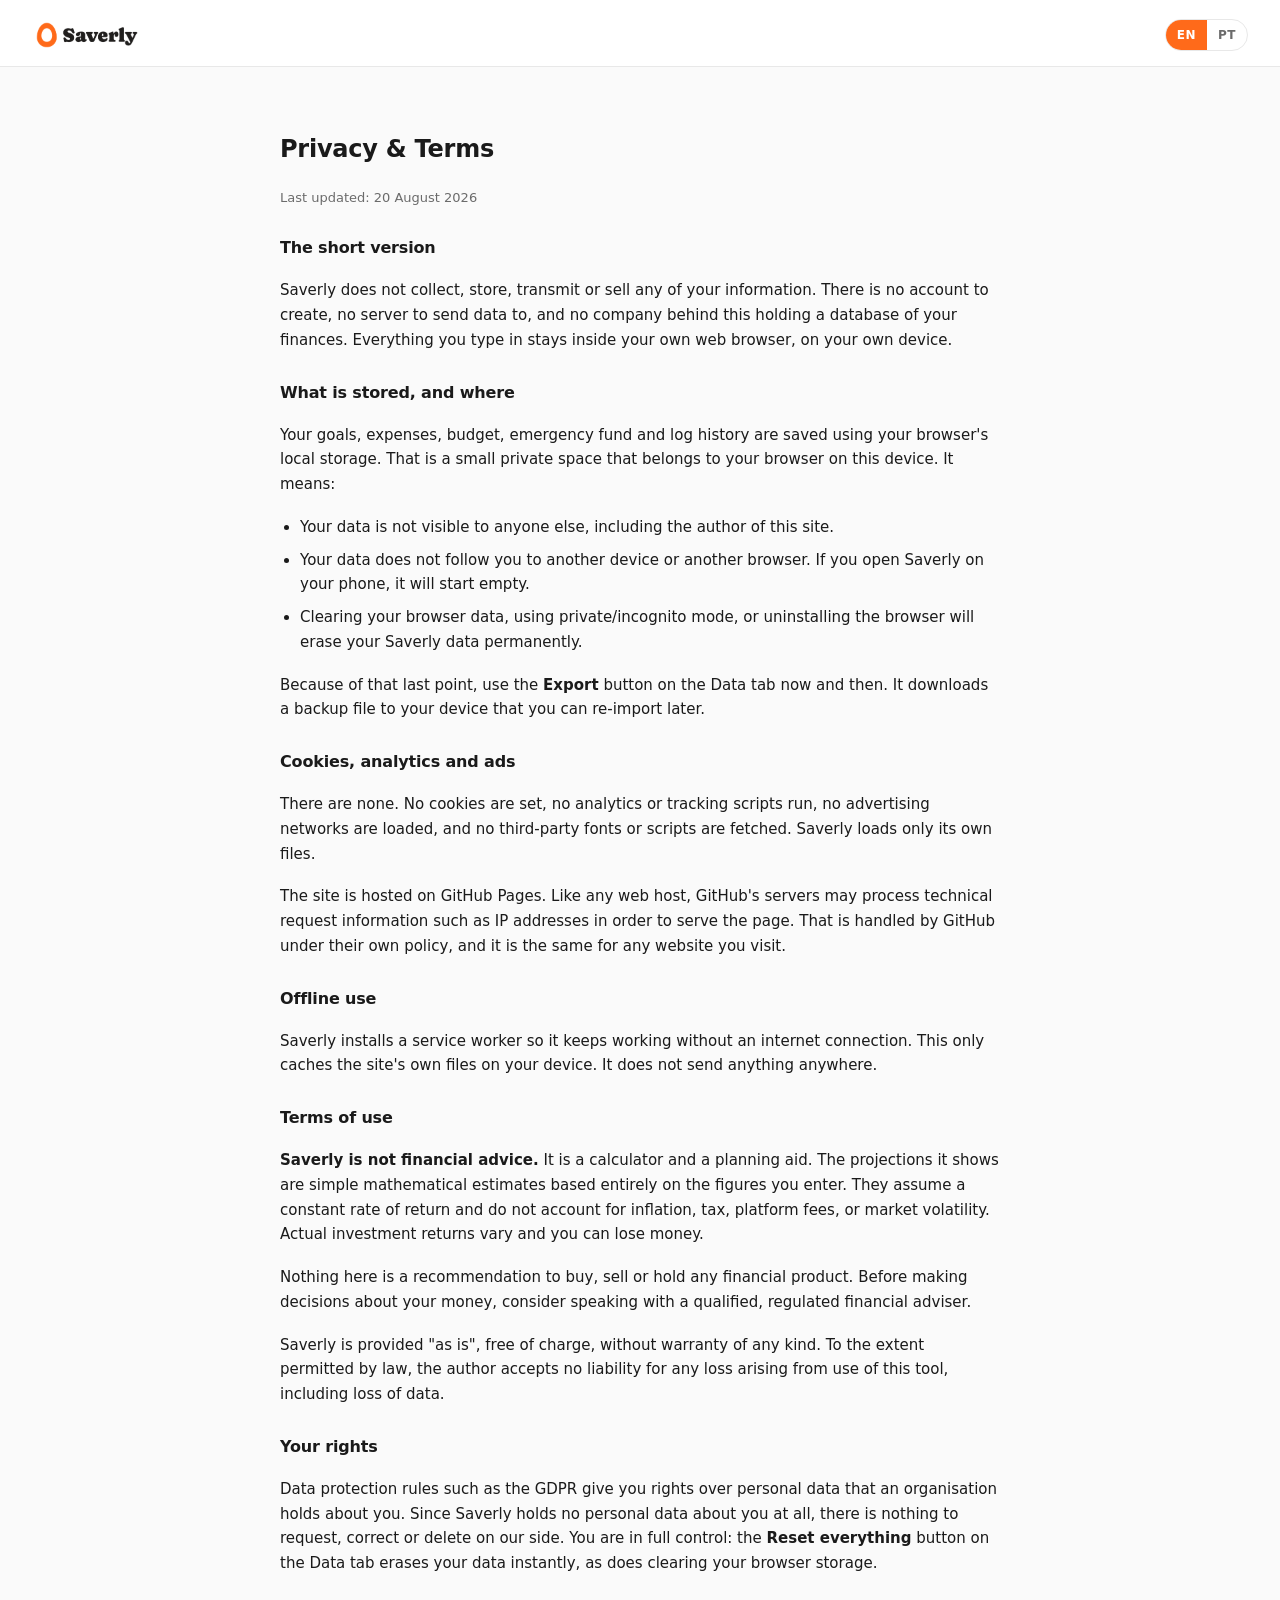
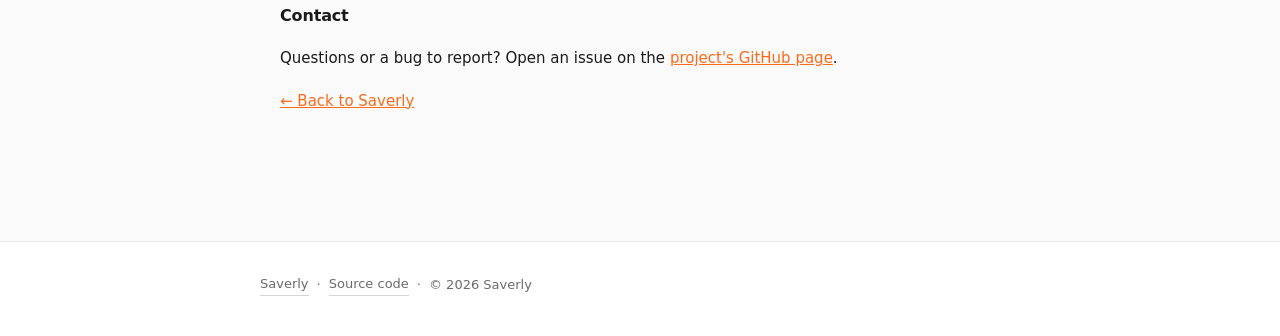
<file: privacy.html>
<!DOCTYPE html>
<html lang="en">
<head>
  <meta charset="UTF-8" />
  <meta name="viewport" content="width=device-width, initial-scale=1.0" />
  <title>Privacy &amp; Terms - Saverly</title>
  <meta name="description" content="How Saverly handles your data: it does not. Everything you enter stays in your own browser. No accounts, no servers, no trackers, no ads." />
  <link rel="canonical" href="https://saverly.app/privacy.html" />
  <meta name="robots" content="index, follow" />
  <meta property="og:type" content="website" />
  <meta property="og:site_name" content="Saverly" />
  <meta property="og:title" content="Privacy &amp; Terms - Saverly" />
  <meta property="og:description" content="Everything you enter stays in your own browser. No accounts, no servers, no trackers, no ads." />
  <meta property="og:url" content="https://saverly.app/privacy.html" />
  <meta property="og:image" content="https://saverly.app/og-image.png" />
  <meta name="theme-color" content="#ff6a1a" />
  <link rel="icon" type="image/svg+xml" href="icon.svg" />
  <link rel="icon" type="image/png" sizes="32x32" href="favicon-32.png" />
  <link rel="icon" type="image/png" sizes="16x16" href="favicon-16.png" />
  <link rel="icon" href="favicon.ico" sizes="any" />
  <link rel="apple-touch-icon" sizes="180x180" href="apple-touch-icon.png" />
  <link rel="stylesheet" href="styles.css" />
  <script>
    try {
      var t = localStorage.getItem("nestegg.theme");
      if (t === "dark") document.documentElement.setAttribute("data-theme", "dark");
    } catch (e) {}
  </script>
</head>
<body>
  <header class="app-header">
    <div class="brand">
      <div class="brand-left">
        <h1 class="brand-title">
          <span class="brand-logo" role="img" aria-label="Saverly"></span>
          <span class="visually-hidden">Saverly</span>
        </h1>
      </div>
      <div class="header-actions">
        <div class="lang" role="group" aria-label="Language">
          <button type="button" id="lang-en" aria-pressed="true">EN</button>
          <button type="button" id="lang-pt" aria-pressed="false">PT</button>
        </div>
      </div>
    </div>
  </header>

  <main class="container">
    <article class="prose">
      <h2>Privacy &amp; Terms</h2>
      <p class="updated">Last updated: 20 August 2026</p>

      <h3>The short version</h3>
      <p>Saverly does not collect, store, transmit or sell any of your information. There is no account to create, no server to send data to, and no company behind this holding a database of your finances. Everything you type in stays inside your own web browser, on your own device.</p>

      <h3>What is stored, and where</h3>
      <p>Your goals, expenses, budget, emergency fund and log history are saved using your browser's local storage. That is a small private space that belongs to your browser on this device. It means:</p>
      <ul>
        <li>Your data is not visible to anyone else, including the author of this site.</li>
        <li>Your data does not follow you to another device or another browser. If you open Saverly on your phone, it will start empty.</li>
        <li>Clearing your browser data, using private/incognito mode, or uninstalling the browser will erase your Saverly data permanently.</li>
      </ul>
      <p>Because of that last point, use the <strong>Export</strong> button on the Data tab now and then. It downloads a backup file to your device that you can re-import later.</p>

      <h3>Cookies, analytics and ads</h3>
      <p>There are none. No cookies are set, no analytics or tracking scripts run, no advertising networks are loaded, and no third-party fonts or scripts are fetched. Saverly loads only its own files.</p>
      <p>The site is hosted on GitHub Pages. Like any web host, GitHub's servers may process technical request information such as IP addresses in order to serve the page. That is handled by GitHub under their own policy, and it is the same for any website you visit.</p>

      <h3>Offline use</h3>
      <p>Saverly installs a service worker so it keeps working without an internet connection. This only caches the site's own files on your device. It does not send anything anywhere.</p>

      <h3>Terms of use</h3>
      <p><strong>Saverly is not financial advice.</strong> It is a calculator and a planning aid. The projections it shows are simple mathematical estimates based entirely on the figures you enter. They assume a constant rate of return and do not account for inflation, tax, platform fees, or market volatility. Actual investment returns vary and you can lose money.</p>
      <p>Nothing here is a recommendation to buy, sell or hold any financial product. Before making decisions about your money, consider speaking with a qualified, regulated financial adviser.</p>
      <p>Saverly is provided "as is", free of charge, without warranty of any kind. To the extent permitted by law, the author accepts no liability for any loss arising from use of this tool, including loss of data.</p>

      <h3>Your rights</h3>
      <p>Data protection rules such as the GDPR give you rights over personal data that an organisation holds about you. Since Saverly holds no personal data about you at all, there is nothing to request, correct or delete on our side. You are in full control: the <strong>Reset everything</strong> button on the Data tab erases your data instantly, as does clearing your browser storage.</p>

      <h3>Contact</h3>
      <p>Questions or a bug to report? Open an issue on the <a href="https://github.com/CatCarmo/saverly" rel="noopener">project's GitHub page</a>.</p>

      <p><a href="app.html">← Back to Saverly</a></p>
    </article>
  </main>

  <footer class="site-footer">
    <div class="site-footer-inner">
      <p class="site-footer-links">
        <a href="index.html">Saverly</a>
        <span aria-hidden="true">·</span>
        <a href="https://github.com/CatCarmo/saverly" rel="noopener">Source code</a>
        <span aria-hidden="true">·</span>
        <span>© 2026 Saverly</span>
      </p>
    </div>
  </footer>
  <script src="i18n.js"></script>
</body>
</html>
</file>
<file: landing.css>
/* Saverly landing page. Kept apart from styles.css so the app never loads it. */

:root {
  color-scheme: only light;
  --bg: #f5ead8;          /* her brand cream */
  --surface: #fffdf9;
  --ink: #201e1d;
  --muted: #6f6353;
  --line: #e3d6c0;
  --orange: #ff6a1a;
  --orange-deep: #e85a0c;
  --radius: 18px;
  --shadow: 0 1px 2px rgba(60, 40, 15, .05), 0 10px 30px rgba(60, 40, 15, .06);
}

[data-theme="dark"] {
  color-scheme: only dark;
  --bg: #0f0e0d;
  --surface: #1c1c1e;
  --ink: #f2ede4;
  --muted: #a2988a;
  --line: #322e29;
  --orange: #ff7a30;
  --orange-deep: #ff8f4d;
  --shadow: 0 1px 2px rgba(0, 0, 0, .5), 0 10px 30px rgba(0, 0, 0, .45);
}

* { box-sizing: border-box; }

html, body {
  margin: 0;
  padding: 0;
  background: var(--bg);
  color: var(--ink);
  font-family: -apple-system, BlinkMacSystemFont, "Segoe UI", Inter, system-ui, sans-serif;
  font-size: 16px;
  line-height: 1.6;
  -webkit-font-smoothing: antialiased;
}

/* One page, two languages. Only the chosen one is ever shown. */
[data-lang="en"] [data-l="pt"],
[data-lang="pt"] [data-l="en"] { display: none !important; }

.wrap { max-width: 760px; margin: 0 auto; padding: 0 24px; }

/* ───── Top bar ───── */
.top {
  display: flex;
  align-items: center;
  justify-content: space-between;
  gap: 16px;
  padding: 22px 0 0;
}
.brand-logo {
  display: block;
  width: 116px;
  height: 36px;
  background: url("logo-light.png") no-repeat center / contain;
}
[data-theme="dark"] .brand-logo { background-image: url("logo-dark.png"); }
.lang {
  display: flex;
  border: 1px solid var(--line);
  border-radius: 999px;
  overflow: hidden;
  background: var(--surface);
}
.lang button {
  border: 0;
  background: transparent;
  color: var(--muted);
  font: inherit;
  font-size: 13px;
  font-weight: 700;
  letter-spacing: .04em;
  padding: 7px 14px;
  cursor: pointer;
}
.lang button[aria-pressed="true"] { background: var(--orange); color: #fff; }

/* ───── Hero ───── */
.hero { padding: 58px 0 12px; }
.eyebrow {
  font-size: 13px;
  font-weight: 700;
  letter-spacing: .07em;
  text-transform: uppercase;
  color: var(--orange);
  margin: 0 0 18px;
}
h1 {
  margin: 0 0 20px;
  font-size: clamp(32px, 6vw, 48px);
  line-height: 1.12;
  letter-spacing: -.025em;
  font-weight: 800;
}
.lead { margin: 0 0 30px; font-size: clamp(17px, 2.4vw, 20px); color: var(--muted); }
.lead strong { color: var(--ink); font-weight: 600; }

.cta-row { display: flex; flex-wrap: wrap; align-items: center; gap: 14px 18px; }
.btn {
  display: inline-block;
  background: var(--orange);
  color: #fff;
  text-decoration: none;
  font-weight: 700;
  font-size: 17px;
  padding: 15px 30px;
  border-radius: 12px;
  transition: background .15s, transform .15s;
}
.btn:hover { background: var(--orange-deep); transform: translateY(-1px); }
.cta-note { font-size: 14px; color: var(--muted); }

/* ───── Sections ───── */
section { padding: 46px 0; }
h2 {
  margin: 0 0 8px;
  font-size: clamp(23px, 3.4vw, 29px);
  letter-spacing: -.02em;
  font-weight: 800;
}
.sub { margin: 0 0 26px; color: var(--muted); }

.checks { list-style: none; margin: 0; padding: 0; display: grid; gap: 14px; }
.checks li {
  position: relative;
  padding-left: 34px;
  color: var(--muted);
}
.checks li::before {
  content: "";
  position: absolute;
  left: 0; top: 8px;
  width: 18px; height: 22px;
  border-radius: 50% 50% 50% 50% / 60% 60% 40% 40%;
  background: var(--orange);
  opacity: .9;
}
.checks strong { color: var(--ink); font-weight: 650; }

.cards { display: grid; gap: 16px; grid-template-columns: repeat(auto-fit, minmax(300px, 1fr)); }
.card {
  background: var(--surface);
  border: 1px solid var(--line);
  border-radius: var(--radius);
  padding: 24px 26px;
  box-shadow: var(--shadow);
}
.card h3 { margin: 0 0 8px; font-size: 18px; font-weight: 750; letter-spacing: -.01em; }
.card p { margin: 0; color: var(--muted); font-size: 15.5px; }

.panel {
  background: var(--surface);
  border: 1px solid var(--line);
  border-left: 4px solid var(--orange);
  border-radius: var(--radius);
  padding: 28px 30px;
  box-shadow: var(--shadow);
}
.panel h2 { margin-bottom: 12px; }
.panel p { margin: 0 0 14px; color: var(--muted); }
.panel p:last-child { margin-bottom: 0; }
.panel strong { color: var(--ink); font-weight: 650; }

.steps { margin: 0; padding: 0; list-style: none; counter-reset: s; display: grid; gap: 18px; }
.steps li { counter-increment: s; position: relative; padding-left: 52px; color: var(--muted); }
.steps li::before {
  content: counter(s);
  position: absolute; left: 0; top: -2px;
  width: 34px; height: 34px;
  border-radius: 50%;
  background: var(--orange);
  color: #fff;
  font-weight: 800;
  display: flex; align-items: center; justify-content: center;
}
.steps strong { color: var(--ink); font-weight: 650; display: block; }

.closing { text-align: center; padding: 54px 0 20px; }
.closing h2 { margin-bottom: 18px; }

/* ───── Footer ───── */
footer {
  border-top: 1px solid var(--line);
  margin-top: 34px;
  padding: 30px 0 60px;
  font-size: 14px;
  color: var(--muted);
  line-height: 1.6;
}
footer p { margin: 0 0 12px; }
footer strong { color: var(--ink); font-weight: 650; }
footer a { color: var(--muted); text-decoration: underline; text-underline-offset: 2px; }
footer a:hover { color: var(--orange); }
.foot-links { display: flex; flex-wrap: wrap; gap: 8px 16px; margin-top: 18px; }
</file>
<file: styles.css>
:root {
  color-scheme: only light;
  --white: #ffffff;
  --bg: #fafafa;
  --black: #0f0f0f;
  --ink: #1a1a1a;
  --muted: #6b6b6b;
  --line: #e8e8e8;
  --line-strong: #d4d4d4;
  --orange: #ff6a1a;
  --orange-soft: #fff1e8;
  --orange-deep: #e85a0c;
  --shadow: 0 1px 2px rgba(0, 0, 0, 0.04), 0 8px 24px rgba(0, 0, 0, 0.04);
  --radius: 14px;
  --radius-sm: 8px;
}

[data-theme="dark"] {
  color-scheme: only dark;
  --white: #1c1c1e;     /* card surface */
  --bg: #0a0a0a;        /* page background */
  --black: #ffffff;     /* contrast color for "done" indicators */
  --ink: #f0f0f0;
  --muted: #8e8e93;
  --line: #2a2a2c;
  --line-strong: #3a3a3c;
  --orange: #ff6a1a;
  --orange-soft: #2a1a10; /* warm dark tint, replaces light orange */
  --orange-deep: #ff8540;
  --shadow: 0 1px 2px rgba(0, 0, 0, 0.5), 0 8px 24px rgba(0, 0, 0, 0.5);
}

* { box-sizing: border-box; }

html, body {
  margin: 0;
  padding: 0;
  background: var(--bg);
  color: var(--ink);
  font-family: -apple-system, BlinkMacSystemFont, "Segoe UI", Inter, system-ui, sans-serif;
  font-size: 15px;
  line-height: 1.5;
  -webkit-font-smoothing: antialiased;
}

h1, h2, h3 { margin: 0; font-weight: 600; letter-spacing: -0.01em; }
h1 { font-size: 20px; }
h2 { font-size: 24px; }
h3 { font-size: 16px; }
p { margin: 0; }
.subtle { color: var(--muted); font-size: 14px; }
.accent { color: var(--orange); }
.hidden { display: none !important; }

/* ───── Header ───── */
.app-header {
  background: var(--white);
  border-bottom: 1px solid var(--line);
  padding: 18px 32px 0;
  position: sticky;
  top: 0;
  z-index: 10;
}
.brand {
  display: flex;
  align-items: center;
  justify-content: space-between;
  gap: 12px;
  margin-bottom: 14px;
}
.brand-left {
  display: flex;
  align-items: center;
  gap: 12px;
}
.theme-toggle {
  background: transparent;
  border: 1px solid var(--line-strong);
  color: var(--ink);
  padding: 6px 14px;
  border-radius: 999px;
  font-size: 14px;
  font-weight: 500;
  cursor: pointer;
  font-family: inherit;
  display: inline-flex;
  align-items: center;
  gap: 6px;
  line-height: 1;
  transition: background 0.15s, border-color 0.15s, color 0.15s;
}
.theme-toggle:hover {
  background: var(--bg);
  border-color: var(--ink);
}
.brand-title { margin: 0; line-height: 0; }
/* Her exported artwork. Only the matching theme's file is ever downloaded,
   because a background-image on a hidden element is never fetched. */
.brand-logo {
  display: block;
  width: 110px;
  height: 34px;
  background: url("logo-light.png") no-repeat center / contain;
}
[data-theme="dark"] .brand-logo { background-image: url("logo-dark.png"); }
.visually-hidden {
  position: absolute;
  width: 1px; height: 1px;
  margin: -1px; padding: 0;
  overflow: hidden;
  clip: rect(0 0 0 0);
  white-space: nowrap;
  border: 0;
}
.tabs {
  display: flex;
  gap: 4px;
}
.tab {
  background: transparent;
  border: none;
  padding: 12px 18px;
  font-size: 14px;
  font-weight: 500;
  color: var(--muted);
  cursor: pointer;
  border-bottom: 2px solid transparent;
  margin-bottom: -1px;
  transition: color 0.15s, border-color 0.15s;
}
.tab:hover { color: var(--ink); }
.tab.active {
  color: var(--ink);
  border-bottom-color: var(--orange);
}

/* ───── Layout ───── */
.container {
  max-width: 880px;
  margin: 0 auto;
  padding: 32px 24px 80px;
}
.view { display: none; }
.view.active { display: block; }
.view-header {
  display: flex;
  align-items: flex-end;
  justify-content: space-between;
  gap: 16px;
  margin-bottom: 20px;
}
.view-header h2 { margin-bottom: 4px; }

/* ───── Cards ───── */
.card {
  background: var(--white);
  border: 1px solid var(--line);
  border-radius: var(--radius);
  padding: 22px;
  box-shadow: var(--shadow);
  margin-bottom: 16px;
}
.card-header {
  display: flex;
  justify-content: space-between;
  align-items: center;
  margin-bottom: 14px;
}
.hint {
  background: var(--orange-soft);
  border-color: #fcd7bf;
  color: var(--ink);
  font-size: 14px;
}

/* ───── Buttons ───── */
.btn {
  border: none;
  border-radius: var(--radius-sm);
  padding: 10px 16px;
  font-size: 14px;
  font-weight: 500;
  cursor: pointer;
  font-family: inherit;
  transition: background 0.15s, color 0.15s, border-color 0.15s;
}
.btn-sm { padding: 6px 12px; font-size: 13px; }
.btn-primary {
  background: var(--orange);
  color: var(--white);
}
.btn-primary:hover { background: var(--orange-deep); }
.btn-ghost {
  background: transparent;
  color: var(--ink);
  border: 1px solid var(--line-strong);
}
.btn-ghost:hover { background: var(--bg); }
.btn:disabled { opacity: 0.4; cursor: not-allowed; }
.btn:disabled:hover { background: var(--orange); }
.btn-ghost:disabled:hover { background: transparent; }
.btn-icon {
  background: transparent;
  border: none;
  color: var(--muted);
  cursor: pointer;
  font-size: 16px;
  padding: 4px 8px;
  border-radius: 6px;
}
.btn-icon:hover { background: var(--bg); color: var(--ink); }

/* ───── Forms ───── */
label {
  display: flex;
  flex-direction: column;
  gap: 6px;
  font-size: 13px;
  font-weight: 500;
  color: var(--ink);
  flex: 1;
}
label > span { color: var(--muted); font-weight: 500; }
input[type="text"],
input[type="number"],
input[type="date"] {
  border: 1px solid var(--line-strong);
  border-radius: var(--radius-sm);
  padding: 10px 12px;
  font-size: 15px;
  font-family: inherit;
  color: var(--ink);
  background: var(--white);
  outline: none;
  transition: border-color 0.15s, box-shadow 0.15s;
}
input[type="text"]:focus,
input[type="number"]:focus,
input[type="date"]:focus {
  border-color: var(--orange);
  box-shadow: 0 0 0 3px var(--orange-soft);
}

select {
  border: 1px solid var(--line-strong);
  border-radius: var(--radius-sm);
  padding: 10px 12px;
  font-size: 15px;
  font-family: inherit;
  color: var(--ink);
  background-color: var(--white);
  outline: none;
  cursor: pointer;
  appearance: none;
  -webkit-appearance: none;
  background-image: url("data:image/svg+xml;charset=UTF-8,%3csvg xmlns='http://www.w3.org/2000/svg' viewBox='0 0 24 24' fill='none' stroke='%23666' stroke-width='2'%3e%3cpolyline points='6 9 12 15 18 9'%3e%3c/polyline%3e%3c/svg%3e");
  background-repeat: no-repeat;
  background-position: right 10px center;
  background-size: 16px;
  padding-right: 36px;
  transition: border-color 0.15s, box-shadow 0.15s;
}
select:focus {
  border-color: var(--orange);
  box-shadow: 0 0 0 3px var(--orange-soft);
}
.form-row {
  display: flex;
  gap: 14px;
  margin-bottom: 14px;
  flex-wrap: wrap;
}
.form-actions {
  display: flex;
  justify-content: flex-end;
  gap: 10px;
  margin-top: 8px;
}
.big-input span { font-size: 13px; }
.big-input input {
  font-size: 28px;
  font-weight: 600;
  padding: 14px 16px;
  letter-spacing: -0.01em;
}

/* ───── Range sliders ───── */
input[type="range"] {
  -webkit-appearance: none;
  appearance: none;
  width: 100%;
  height: 4px;
  background: var(--line);
  border-radius: 999px;
  outline: none;
  margin: 8px 0;
}
input[type="range"]::-webkit-slider-thumb {
  -webkit-appearance: none;
  width: 20px;
  height: 20px;
  border-radius: 50%;
  background: var(--orange);
  cursor: pointer;
  border: 3px solid var(--white);
  box-shadow: 0 1px 4px rgba(0,0,0,0.2);
}
input[type="range"]::-moz-range-thumb {
  width: 20px;
  height: 20px;
  border-radius: 50%;
  background: var(--orange);
  cursor: pointer;
  border: 3px solid var(--white);
  box-shadow: 0 1px 4px rgba(0,0,0,0.2);
}
output {
  font-size: 13px;
  color: var(--muted);
  font-weight: 500;
}

.goal-form {
  background: var(--white);
  border: 1px solid var(--line);
  border-radius: var(--radius);
  padding: 22px;
  margin-bottom: 16px;
  box-shadow: var(--shadow);
}
.goal-form-title { margin-bottom: 14px; }
.goal-actions { display: flex; gap: 4px; }

/* ───── Goal list ───── */
.goal-list { display: flex; flex-direction: column; gap: 12px; }
.goal-item {
  background: var(--white);
  border: 1px solid var(--line);
  border-radius: var(--radius);
  padding: 20px;
  box-shadow: var(--shadow);
}
.goal-top {
  display: flex;
  justify-content: space-between;
  align-items: flex-start;
  gap: 12px;
  margin-bottom: 14px;
}
.goal-name { font-size: 17px; font-weight: 600; }
.goal-icon { margin-right: 8px; font-size: 18px; }
.goal-meta { color: var(--muted); font-size: 13px; margin-top: 2px; }
.goal-amounts {
  font-size: 13px;
  color: var(--muted);
  margin-bottom: 8px;
  display: flex;
  justify-content: space-between;
}
.goal-amounts strong { color: var(--ink); font-weight: 600; }
.progress-bar {
  height: 8px;
  background: var(--line);
  border-radius: 999px;
  overflow: hidden;
}
.progress-fill {
  height: 100%;
  background: var(--orange);
  border-radius: 999px;
  transition: width 0.3s ease;
}
.progress-fill.done { background: var(--black); }
.goal-footer {
  margin-top: 10px;
  font-size: 13px;
  color: var(--muted);
}
.empty-state {
  text-align: center;
  padding: 60px 20px;
  color: var(--muted);
}

/* ───── Onboarding ───── */
.onboarding-card {
  background: var(--orange-soft);
  border-color: #fcd7bf;
}
[data-theme="dark"] .onboarding-card { border-color: #3a2010; }
.onboarding-header {
  display: flex;
  justify-content: space-between;
  align-items: flex-start;
  margin-bottom: 8px;
}
.onboarding-header h3 { margin: 0; }
.onboarding-steps {
  padding-left: 22px;
  margin: 12px 0 0 0;
}
.onboarding-steps li {
  margin-bottom: 10px;
  line-height: 1.55;
  font-size: 14px;
  color: var(--ink);
}
.onboarding-steps li:last-child { margin-bottom: 0; }

/* ───── Net worth headline ───── */
.networth-card {
  text-align: center;
  padding: 28px 22px;
}
.networth-label {
  font-size: 11px;
  text-transform: uppercase;
  letter-spacing: 0.08em;
  color: var(--muted);
  margin-bottom: 8px;
  font-weight: 600;
}
.networth-value {
  font-size: 42px;
  font-weight: 600;
  color: var(--orange);
  letter-spacing: -0.02em;
  font-variant-numeric: tabular-nums;
  line-height: 1.1;
}
.networth-sub {
  font-size: 13px;
  color: var(--muted);
  margin-top: 8px;
  line-height: 1.5;
}
.networth-sub strong { color: var(--ink); font-weight: 600; }

/* ───── Emergency fund ───── */
.emergency-fund-card {
  border-left: 4px solid var(--orange);
}
.ef-header {
  display: flex;
  justify-content: space-between;
  align-items: flex-start;
  gap: 12px;
  margin-bottom: 14px;
}
.ef-header h3 { margin-bottom: 4px; }
.ef-meta {
  font-size: 13px;
  color: var(--muted);
  margin-bottom: 12px;
}
.ef-amounts {
  display: flex;
  justify-content: space-between;
  font-size: 14px;
  margin-bottom: 8px;
}
.ef-amounts strong { color: var(--ink); font-weight: 600; }
.ef-celebrate {
  background: var(--orange-soft);
  border: 1px solid #fcd7bf;
  padding: 14px;
  border-radius: var(--radius-sm);
  font-size: 14px;
  line-height: 1.5;
}
.ef-celebrate strong { color: var(--orange-deep); }
.ef-settings {
  margin-top: 16px;
  padding-top: 16px;
  border-top: 1px solid var(--line);
}
.emergency-fund-row .split-name { color: var(--orange-deep); font-weight: 600; }

/* ───── Savings history chart ───── */
#history-chart {
  width: 100%;
  height: 260px;
  display: block;
  margin-top: 8px;
}

/* ───── Data tab ───── */
.card-text {
  margin: 0 0 14px 0;
  line-height: 1.55;
  color: var(--muted);
  font-size: 14px;
}
.card-text strong { color: var(--ink); }
.btn-ghost.danger {
  color: var(--orange-deep);
  border-color: var(--orange-deep);
}
.btn-ghost.danger:hover { background: var(--orange-soft); }

.data-warning {
  background: var(--orange-soft);
  border: 1px solid #fcd7bf;
  padding: 12px 14px;
  border-radius: var(--radius-sm);
  margin-bottom: 16px;
  font-size: 14px;
  line-height: 1.5;
}
[data-theme="dark"] .data-warning { border-color: #3a2010; }

/* ───── Dark-mode overrides for spots that hardcode light colors ───── */
[data-theme="dark"] .hint,
[data-theme="dark"] .log-confirm-panel,
[data-theme="dark"] .summary-hint,
[data-theme="dark"] .ef-celebrate,
[data-theme="dark"] .log-warning {
  border-color: #3a2010;
}
[data-theme="dark"] .log-confirm-list li { border-bottom-color: #3a2010; }
[data-theme="dark"] .log-warning { background: #2a1810; color: #ff8540; }
[data-theme="dark"] .summary-hint.warning {
  background: var(--white);
  border-color: var(--orange-deep);
  color: var(--orange-deep);
}

/* ───── Budget split ───── */
.split-rows { display: flex; flex-direction: column; gap: 14px; }
.split-row {
  display: grid;
  grid-template-columns: 110px 1fr 80px 110px;
  gap: 12px;
  align-items: center;
}
.split-name { font-weight: 500; }
.split-name small { color: var(--muted); font-weight: 400; display: block; font-size: 12px; }
.split-row input[type="range"] { margin: 0; }
.split-row input[type="number"] {
  text-align: right;
  font-size: 13px;
  padding: 6px 10px;
}
.split-amount {
  text-align: right;
  font-weight: 600;
  font-variant-numeric: tabular-nums;
}
.split-total {
  margin-top: 16px;
  padding-top: 14px;
  border-top: 1px solid var(--line);
  display: flex;
  justify-content: space-between;
  font-size: 14px;
}
.split-total.over { color: var(--orange-deep); }

.unassigned-row .split-name,
.unassigned-row .split-amount { color: var(--muted); }
.unassigned-row .split-name { font-weight: 500; }
.unassigned-info {
  grid-column: 2 / span 2;
  color: var(--muted);
  font-size: 13px;
  font-style: italic;
}

#goal-alloc-summary.over { color: var(--orange-deep); font-weight: 600; }

.alloc-actions {
  display: flex;
  justify-content: space-between;
  gap: 12px;
  margin-top: 18px;
  padding-top: 14px;
  border-top: 1px solid var(--line);
}

.log-confirm-panel {
  margin-top: 14px;
  padding: 16px;
  background: var(--orange-soft);
  border: 1px solid #fcd7bf;
  border-radius: var(--radius-sm);
}
.log-confirm-title { font-weight: 600; margin-bottom: 10px; font-size: 14px; }
.log-confirm-list { list-style: none; padding: 0; margin: 0 0 14px 0; }
.log-confirm-list li {
  display: flex;
  justify-content: space-between;
  padding: 5px 0;
  font-size: 14px;
  border-bottom: 1px dashed #fcd7bf;
}
.log-confirm-list li:last-child { border-bottom: none; }
.log-confirm-list strong { color: var(--orange-deep); font-variant-numeric: tabular-nums; }
.log-confirm-actions { display: flex; justify-content: flex-end; gap: 8px; }

.log-warning {
  background: #fff4e6;
  color: var(--orange-deep);
  border: 1px solid #ffd8b3;
  padding: 10px 12px;
  border-radius: var(--radius-sm);
  margin-bottom: 12px;
  font-size: 13px;
  font-weight: 500;
}

.log-status {
  display: flex;
  justify-content: space-between;
  align-items: center;
  gap: 12px;
  margin-top: 10px;
  font-size: 13px;
  color: var(--muted);
}

/* ───── Expenses ───── */
.card-header > div h3 { margin-bottom: 2px; }
.form-title { margin: 0 0 14px 0; font-size: 16px; font-weight: 600; }

.expense-form {
  background: var(--bg);
  border: 1px solid var(--line);
  border-radius: var(--radius-sm);
  padding: 16px;
  margin-bottom: 18px;
}

.expense-groups { display: flex; flex-direction: column; gap: 18px; }
.expense-group-header {
  display: flex;
  justify-content: space-between;
  align-items: center;
  padding: 8px 0;
  border-bottom: 1px solid var(--line);
  margin-bottom: 4px;
  font-size: 12px;
  text-transform: uppercase;
  letter-spacing: 0.08em;
  font-weight: 600;
  color: var(--muted);
}
.expense-group-total { color: var(--ink); font-size: 13px; }
.expense-item {
  display: grid;
  grid-template-columns: 1fr auto auto;
  gap: 12px;
  align-items: center;
  padding: 10px 4px;
  border-bottom: 1px solid var(--line);
}
.expense-item:last-child { border-bottom: none; }
.expense-name { font-size: 14px; }
.expense-amount {
  font-weight: 600;
  font-variant-numeric: tabular-nums;
  text-align: right;
  min-width: 70px;
}
.expense-amount-sub {
  display: block;
  font-size: 11px;
  font-weight: 400;
  color: var(--muted);
  margin-top: 2px;
}
.expense-actions { display: flex; gap: 0; }

/* ───── Plan vs reality summary ───── */
.savings-rate-line {
  display: inline-block;
  background: var(--orange-soft);
  border: 1px solid #fcd7bf;
  color: var(--orange-deep);
  font-size: 13px;
  font-weight: 500;
  padding: 4px 10px;
  border-radius: 999px;
  margin-bottom: 14px;
}
[data-theme="dark"] .savings-rate-line { border-color: #3a2010; }

.summary-rows { display: flex; flex-direction: column; gap: 4px; margin-bottom: 16px; }
.summary-row {
  display: flex;
  justify-content: space-between;
  padding: 8px 0;
  font-size: 15px;
}
.summary-row span:last-child {
  font-weight: 600;
  font-variant-numeric: tabular-nums;
}
.summary-row.subtotal {
  border-top: 1px solid var(--line);
  padding-top: 12px;
  margin-top: 4px;
}
.summary-row.subtotal span:last-child {
  font-size: 17px;
  font-weight: 600;
  color: var(--ink);
}
.summary-row.subtotal.negative span:last-child { color: var(--orange-deep); }

.summary-row.deduction-row {
  padding: 4px 0;
  font-size: 14px;
}
.summary-row.deduction-row .indented {
  padding-left: 14px;
  color: var(--muted);
}
.summary-row.deduction-row span:last-child {
  color: var(--muted);
  font-weight: 500;
}

.summary-row.total {
  border-top: 1px solid var(--line);
  padding-top: 14px;
  margin-top: 6px;
  font-size: 16px;
}
.summary-row.total span:last-child {
  font-size: 24px;
  color: var(--orange);
}
.summary-row.total.negative span:last-child { color: var(--orange-deep); }

.summary-hint {
  background: var(--orange-soft);
  border: 1px solid #fcd7bf;
  padding: 12px 14px;
  border-radius: var(--radius-sm);
  font-size: 14px;
  line-height: 1.5;
}
.summary-hint.warning {
  background: #fff;
  border-color: var(--orange-deep);
  color: var(--orange-deep);
  font-weight: 500;
}

.toast {
  position: fixed;
  bottom: 24px;
  left: 50%;
  transform: translateX(-50%) translateY(20px);
  background: var(--black);
  color: var(--white);
  padding: 12px 18px;
  border-radius: var(--radius-sm);
  font-size: 14px;
  box-shadow: 0 8px 24px rgba(0,0,0,0.18);
  opacity: 0;
  pointer-events: none;
  transition: opacity 0.2s, transform 0.2s;
  z-index: 100;
}
.toast.show {
  opacity: 1;
  transform: translateX(-50%) translateY(0);
}

.goal-budget-line {
  font-size: 13px;
  color: var(--orange-deep);
  background: var(--orange-soft);
  border-radius: var(--radius-sm);
  padding: 8px 10px;
  margin-top: 10px;
}
.goal-budget-line strong { color: var(--ink); }

/* ───── Projection results ───── */
.projection-inputs {
  display: grid;
  grid-template-columns: 1fr 1fr;
  gap: 18px;
}
.projection-inputs label.proj-full { grid-column: 1 / -1; }
.result-sub {
  margin-top: 4px;
  font-size: 12px;
  color: var(--muted);
  font-variant-numeric: tabular-nums;
}
.result-grid {
  display: grid;
  grid-template-columns: repeat(3, 1fr);
  gap: 16px;
  margin-bottom: 22px;
}
.result-block {
  padding: 14px;
  border-right: 1px solid var(--line);
}
.result-block:last-child { border-right: none; }
.result-label {
  font-size: 12px;
  color: var(--muted);
  text-transform: uppercase;
  letter-spacing: 0.06em;
  margin-bottom: 6px;
}
.result-value {
  font-size: 26px;
  font-weight: 600;
  letter-spacing: -0.01em;
  font-variant-numeric: tabular-nums;
}
#proj-chart {
  width: 100%;
  height: 320px;
  display: block;
}
.footnote {
  font-size: 12px;
  color: var(--muted);
  margin-top: 12px;
  line-height: 1.5;
}

/* ───── Responsive ───── */
@media (max-width: 640px) {
  .app-header { padding: 16px 16px 0; }
  .container { padding: 24px 16px 60px; }
  .view-header { flex-direction: column; align-items: stretch; }
  .form-row { flex-direction: column; }
  .projection-inputs { grid-template-columns: 1fr; }
  .result-grid { grid-template-columns: 1fr; }
  .result-block { border-right: none; border-bottom: 1px solid var(--line); }
  .result-block:last-child { border-bottom: none; }
  .split-row {
    grid-template-columns: 1fr 90px;
    gap: 8px;
  }
  .split-row input[type="range"] { grid-column: 1 / -1; }
}

/* ───── Site footer ───── */
.site-footer {
  border-top: 1px solid var(--line);
  background: var(--white);
  margin-top: 40px;
  padding: 28px 32px 40px;
}
.site-footer-inner {
  max-width: 760px;
  margin: 0 auto;
  display: flex;
  flex-direction: column;
  gap: 12px;
}
.site-footer p {
  color: var(--muted);
  font-size: 13px;
  line-height: 1.6;
}
.site-footer strong { color: var(--ink); font-weight: 600; }
.site-footer-links {
  display: flex;
  flex-wrap: wrap;
  align-items: center;
  gap: 8px;
  padding-top: 4px;
}
.site-footer-links a {
  color: var(--muted);
  text-decoration: none;
  border-bottom: 1px solid var(--line-strong);
}
.site-footer-links a:hover { color: var(--orange); border-bottom-color: var(--orange); }

/* ───── Static content pages (privacy, etc.) ───── */
.prose {
  max-width: 720px;
  margin: 0 auto;
  padding: 32px 0 8px;
  display: flex;
  flex-direction: column;
  gap: 18px;
}
.prose h2 { margin-bottom: 2px; }
.prose h3 { margin-top: 10px; }
.prose p, .prose li { color: var(--ink); font-size: 15px; line-height: 1.65; }
.prose ul { margin: 0; padding-left: 20px; display: flex; flex-direction: column; gap: 8px; }
.prose a { color: var(--orange); }
.prose .updated { color: var(--muted); font-size: 13px; }

@media (max-width: 640px) {
  .site-footer { padding: 24px 18px 32px; }
}

/* ───── Global notice bar (backup reminder / install nudge) ───── */
.notice {
  background: var(--orange-soft);
  border: 1px solid #fcd7bf;
  border-radius: var(--radius);
  padding: 14px 16px;
  margin-bottom: 22px;
}
[data-theme="dark"] .notice { border-color: #3a2010; }
.notice-body {
  display: flex;
  align-items: center;
  justify-content: space-between;
  gap: 16px;
  flex-wrap: wrap;
}
.notice-text {
  flex: 1 1 320px;
  font-size: 14px;
  line-height: 1.55;
  color: var(--ink);
}
.notice-text strong { font-weight: 600; }
.notice-actions {
  display: flex;
  align-items: center;
  gap: 8px;
  flex-shrink: 0;
}

/* ───── Numbered step lists inside cards ───── */
.steps-list {
  margin: 12px 0 0;
  padding-left: 20px;
  display: flex;
  flex-direction: column;
  gap: 8px;
  color: var(--muted);
  font-size: 14px;
  line-height: 1.55;
}
.steps-list strong { color: var(--ink); font-weight: 600; }
.steps-list code {
  background: var(--bg);
  border: 1px solid var(--line);
  border-radius: 4px;
  padding: 1px 5px;
  font-size: 12.5px;
}
.steps-list + .card-text { margin-top: 12px; }

/* ───── First-run guidance ───── */
.start-card {
  background: var(--orange-soft);
  border-color: #fcd7bf;
}
[data-theme="dark"] .start-card { border-color: #3a2010; }
.start-card h3 { margin-bottom: 6px; }

/* ───── Touch targets: nothing tappable below 44px on a phone ───── */
@media (max-width: 640px) {
  .btn,
  .btn-sm,
  .tab,
  .theme-toggle,
  input[type="number"],
  input[type="text"],
  input[type="date"],
  select {
    min-height: 44px;
  }
  .btn-icon {
    min-width: 44px;
    min-height: 44px;
    display: inline-flex;
    align-items: center;
    justify-content: center;
  }
  input[type="range"] { height: 44px; }
}

@media (max-width: 640px) {
  /* Footer links are still links you tap with a thumb. */
  .site-footer-links a {
    display: inline-flex;
    align-items: center;
    min-height: 44px;
    padding: 0 2px;
  }
  .brand-logo { height: 38px; }
}

/* ───── Header actions: language + theme ───── */
.header-actions { display: flex; align-items: center; gap: 8px; }
.lang {
  display: flex;
  border: 1px solid var(--line);
  border-radius: 999px;
  overflow: hidden;
  background: var(--white);
  flex-shrink: 0;
}
.lang button {
  border: 0;
  background: transparent;
  color: var(--muted);
  font: inherit;
  font-size: 12px;
  font-weight: 700;
  letter-spacing: .04em;
  padding: 6px 11px;
  cursor: pointer;
  min-height: 0;
}
.lang button[aria-pressed="true"] { background: var(--orange); color: #fff; }
@media (max-width: 640px) {
  .lang button { min-height: 40px; padding: 0 12px; }
}
</file>
